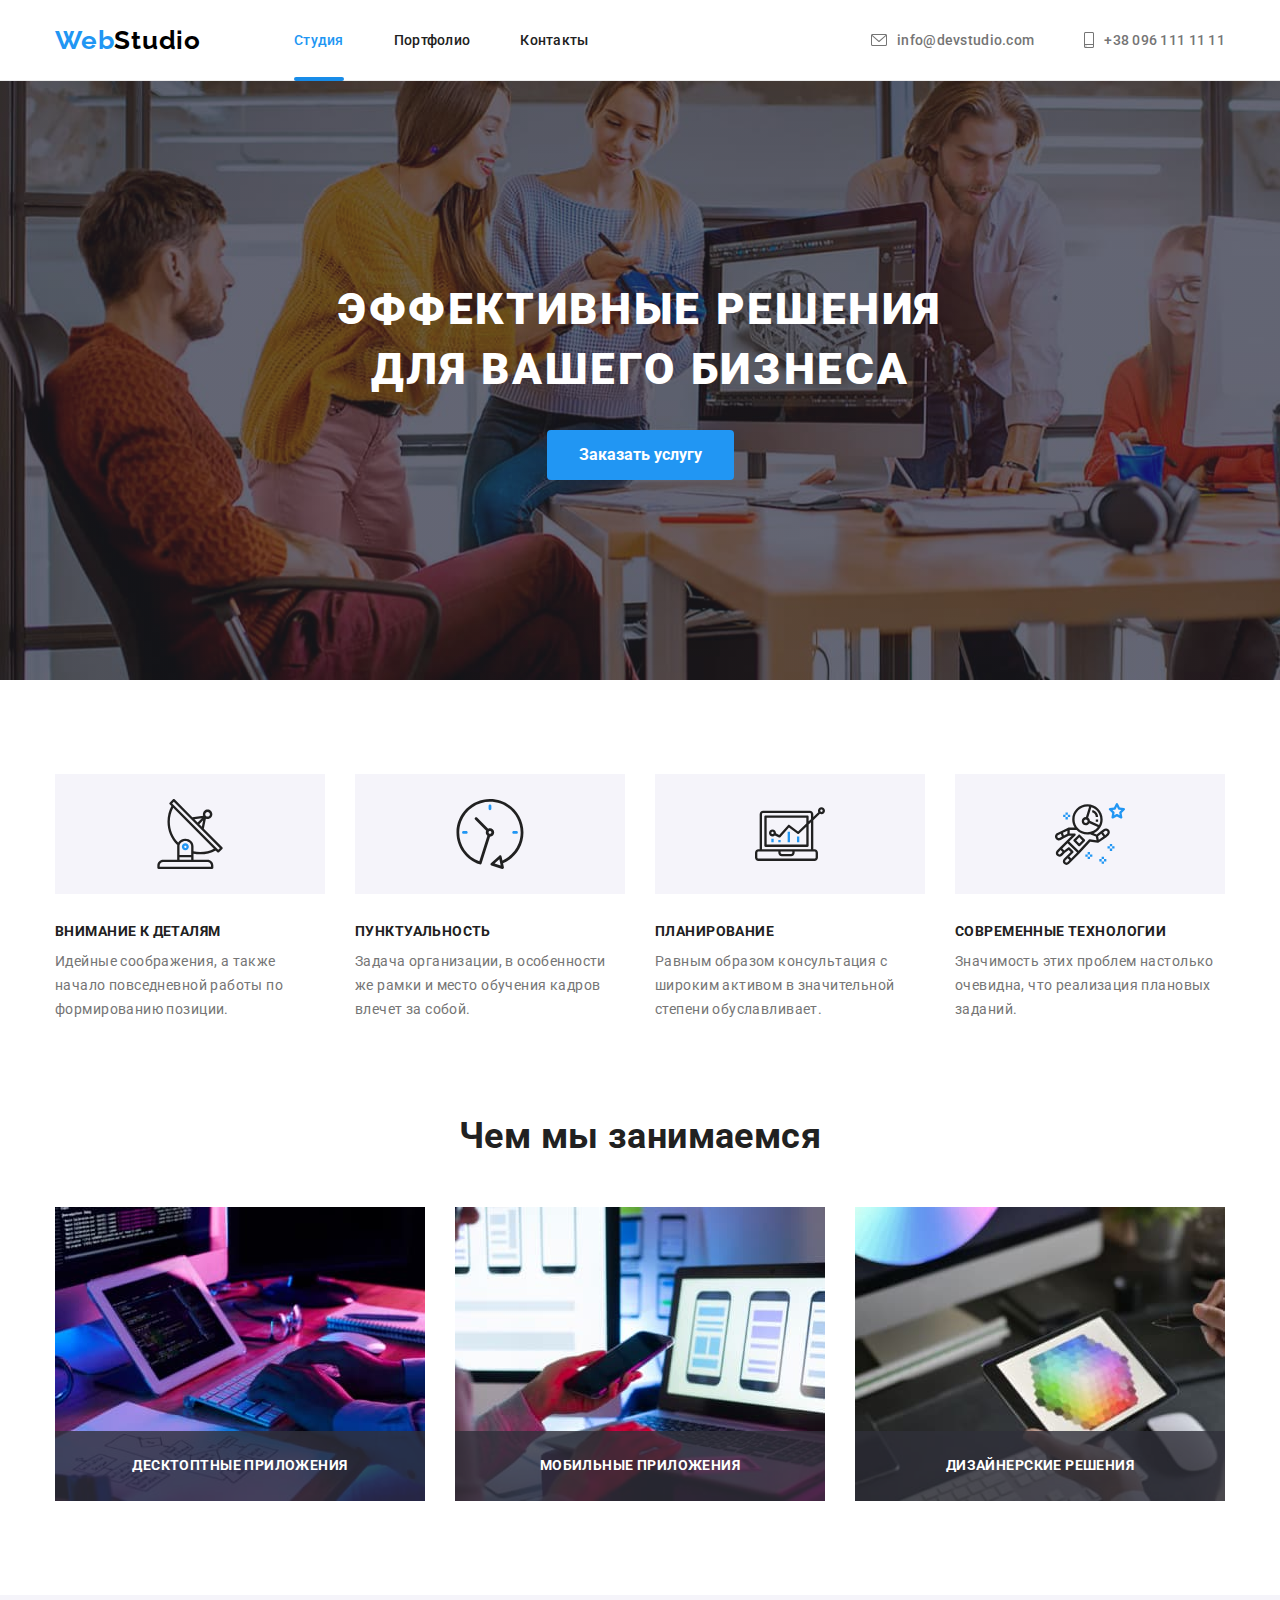
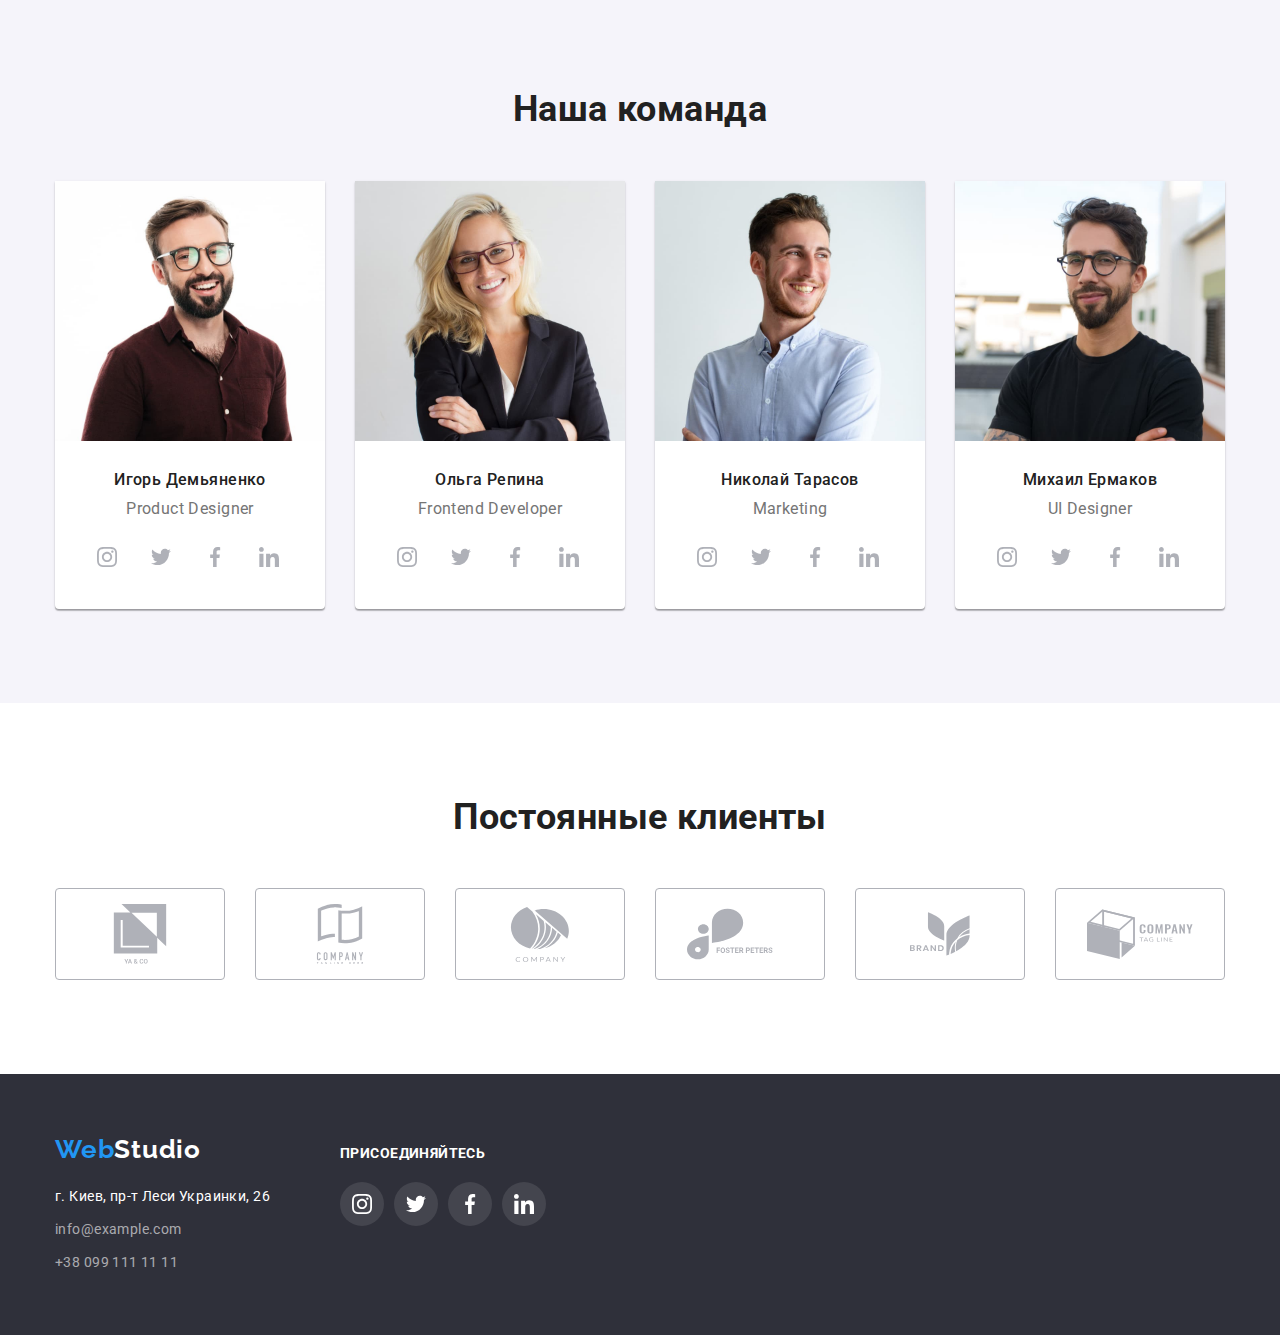
<file: index.html>
<!DOCTYPE html>
<html lang="ru">
  <head>
    <meta charset="UTF-8" />
    <meta http-equiv="X-UA-Compatible" content="IE=edge" />
    <meta name="viewport" content="width=device-width, initial-scale=1.0" />
    <title>Document</title>
    <link rel="preconnect" href="https://fonts.googleapis.com" />
    <link rel="preconnect" href="https://fonts.gstatic.com" crossorigin />
    <link
      href="https://fonts.googleapis.com/css2?family=Raleway:wght@700&family=Roboto:wght@400;500;700;900&display=swap"
      rel="stylesheet"
    />
    <link
      rel="stylesheet"
      href="https://cdnjs.cloudflare.com/ajax/libs/modern-normalize/1.1.0/modern-normalize.min.css"
    />
    <link rel="stylesheet" href="./css/styles.css" />
  </head>
  <body>
    <!-- Header -->
    <header class="header">
      <div class="container header-container">
        <a class="link logo" href="./index.html">Web<span class="logo-black">Studio</span></a>
        <nav class="nav">
          <ul class="list">
            <li class="nav-item">
              <a class="link header-link current" href="./index.html">Студия</a>
            </li>
            <li class="nav-item">
              <a class="link header-link" href="./portfolio.html">Портфолио</a>
            </li>
            <li class="nav-item">
              <a class="link header-link" href="">Контакты</a>
            </li>
          </ul>
        </nav>
        <ul class="auth list">
          <li class="auth-item">
            <a class="link header-link" href="mailto:info@devstudio.com">
              <svg class="icon mail">
                <use href="./images/icons.svg#icon-mail"></use>
              </svg>
              info@devstudio.com</a
            >
          </li>
          <li class="auth-item">
            <a class="link header-link" href="tel:+380961111111">
              <svg class="icon phone">
                <use href="./images/icons.svg#icon-phone"></use>
              </svg>
              +38 096 111 11 11</a
            >
          </li>
        </ul>
      </div>
    </header>

    <!-- Main -->
    <main>

      <!-- Hero -->
      
      <section class="hero">
        <div class="container">
          <h1 class="hero-title">Эффективные решения для вашего бизнеса</h1>
          <button class="hero-button" type="button" data-modal-open>Заказать услугу</button>
        </div>
      </section>

      <!-- About us -->
      <section class="section about">
        <h2 class="visually-hidden">Особенности</h2>
        <div class="container">
          <ul class="list card-set">
            <li class="about-item card-item">
              <div class="about-icon">
                <svg class="icon">
                  <use href="./images/icons.svg#icon-antenna"></use>
                </svg>
              </div>
              <h3 class="title">Внимание к деталям</h3>
              <p>
                Идейные соображения, а также начало повседневной работы по формированию позиции.
              </p>
            </li>
            <li class="about-item card-item">
              <div class="about-icon">
                <svg class="icon">
                  <use href="./images/icons.svg#icon-clock"></use>
                </svg>
              </div>
              <h3 class="title">Пунктуальность</h3>
              <p>
                Задача организации, в особенности же рамки и место обучения кадров влечет за собой.
              </p>
            </li>

            <li class="about-item card-item">
              <div class="about-icon">
                <svg class="icon">
                  <use href="./images/icons.svg#icon-diagram"></use>
                </svg>
              </div>
              <h3 class="title">Планирование</h3>
              <p>
                Равным образом консультация с широким активом в значительной степени обуславливает.
              </p>
            </li>
            <li class="about-item card-item">
              <div class="about-icon">
                <svg class="icon">
                  <use href="./images/icons.svg#icon-astronaut"></use>
                </svg>
              </div>
              <h3 class="title">Современные технологии</h3>
              <p>Значимость этих проблем настолько очевидна, что реализация плановых заданий.</p>
            </li>
          </ul>
        </div>
      </section>

      <!-- Works -->
      <section class="section work">
        <div class="container">
          <h2 class="section-title">Чем мы занимаемся</h2>
          <ul class="list card-set">
            <li class="work-item card-item">
              <img src="./images/box1.jpg" width="370" height="294" alt="Разработка" />
              <div class="work-variant">
                <p class="variant-title">ДЕСКТОПТНЫЕ ПРИЛОЖЕНИЯ</p>
              </div>
            </li>
            <li class="work-item card-item">
              <img src="./images/box2.jpg" width="370" height="294" alt="Поддержка" />
              <div class="work-variant">
                <p class="variant-title">МОБИЛЬНЫЕ ПРИЛОЖЕНИЯ </p>
              </div>
            </li>
            <li class="work-item card-item">
              <img src="./images/box3.jpg" width="370" height="294" alt="Дизайн" />
              <div class="work-variant">
                <p class="variant-title">ДИЗАЙНЕРСКИЕ РЕШЕНИЯ </p>
              </div>
            </li>
          </ul>
        </div>
      </section>

      <!-- Team -->
      <section class="section team">
        <div class="container">
          <h2 class="section-title">Наша команда</h2>
          <ul class="list card-set">
            <li class="team-item card-item">
              <img src="./images/team1.jpg" width="270" height="260" alt="Product Designer photo" />
              <div class="team-wrapper">
                <h3 class="title">Игорь Демьяненко</h3>
                <p class="position">Product Designer</p>
                <ul class="list social-list">
                  <li class="items-icon">
                    <a
                      class="icon-social"
                      href=""
                      target="_blank"
                      rel="noopener noreferrer nofollow"
                    >
                      <svg class="icon">
                        <use href="./images/icons.svg#icon-instagram"></use>
                      </svg>
                    </a>
                  </li>
                  <li class="items-icon">
                    <a
                      class="icon-social"
                      href=""
                      target="_blank"
                      rel="noopener noreferrer nofollow"
                    >
                      <svg class="icon">
                        <use href="./images/icons.svg#icon-twitter"></use>
                      </svg>
                    </a>
                  </li>
                  <li class="items-icon">
                    <a
                      class="icon-social"
                      href=""
                      target="_blank"
                      rel="noopener noreferrer nofollow"
                    >
                      <svg class="icon">
                        <use href="./images/icons.svg#icon-facebook"></use>
                      </svg>
                    </a>
                  </li>
                  <li class="items-icon">
                    <a
                      class="icon-social"
                      href=""
                      target="_blank"
                      rel="noopener noreferrer nofollow"
                    >
                      <svg class="icon">
                        <use href="./images/icons.svg#icon-linkedin"></use>
                      </svg>
                    </a>
                  </li>
                </ul>
              </div>
            </li>
            <li class="team-item card-item">
              <img
                src="./images/team2.jpg"
                width="270"
                height="260"
                alt="Frontend Developer photo"
              />
              <div class="team-wrapper">
                <h3 class="title">Ольга Репина</h3>
                <p class="position">Frontend Developer</p>
                <ul class="list social-list">
                  <li class="items-icon">
                    <a
                      class="icon-social"
                      href=""
                      target="_blank"
                      rel="noopener noreferrer nofollow"
                    >
                      <svg class="icon">
                        <use href="./images/icons.svg#icon-instagram"></use>
                      </svg>
                    </a>
                  </li>
                  <li class="items-icon">
                    <a
                      class="icon-social"
                      href=""
                      target="_blank"
                      rel="noopener noreferrer nofollow"
                    >
                      <svg class="icon">
                        <use href="./images/icons.svg#icon-twitter"></use>
                      </svg>
                    </a>
                  </li>
                  <li class="items-icon">
                    <a
                      class="icon-social"
                      href=""
                      target="_blank"
                      rel="noopener noreferrer nofollow"
                    >
                      <svg class="icon">
                        <use href="./images/icons.svg#icon-facebook"></use>
                      </svg>
                    </a>
                  </li>
                  <li class="items-icon">
                    <a
                      class="icon-social"
                      href=""
                      target="_blank"
                      rel="noopener noreferrer nofollow"
                    >
                      <svg class="icon">
                        <use href="./images/icons.svg#icon-linkedin"></use>
                      </svg>
                    </a>
                  </li>
                </ul>
              </div>
            </li>
            <li class="team-item card-item">
              <img src="./images/team3.jpg" width="270" height="260" alt="Marketing photo" />
              <div class="team-wrapper">
                <h3 class="title">Николай Тарасов</h3>
                <p class="position">Marketing</p>
                <ul class="list social-list">
                  <li class="items-icon">
                    <a
                      class="icon-social"
                      href=""
                      target="_blank"
                      rel="noopener noreferrer nofollow"
                    >
                      <svg class="icon">
                        <use href="./images/icons.svg#icon-instagram"></use>
                      </svg>
                    </a>
                  </li>
                  <li class="items-icon">
                    <a
                      class="icon-social"
                      href=""
                      target="_blank"
                      rel="noopener noreferrer nofollow"
                    >
                      <svg class="icon">
                        <use href="./images/icons.svg#icon-twitter"></use>
                      </svg>
                    </a>
                  </li>
                  <li class="items-icon">
                    <a
                      class="icon-social"
                      href=""
                      target="_blank"
                      rel="noopener noreferrer nofollow"
                    >
                      <svg class="icon">
                        <use href="./images/icons.svg#icon-facebook"></use>
                      </svg>
                    </a>
                  </li>
                  <li class="items-icon">
                    <a
                      class="icon-social"
                      href=""
                      target="_blank"
                      rel="noopener noreferrer nofollow"
                    >
                      <svg class="icon">
                        <use href="./images/icons.svg#icon-linkedin"></use>
                      </svg>
                    </a>
                  </li>
                </ul>
              </div>
            </li>
            <li class="team-item card-item">
              <img src="./images/team4.jpg" width="270" height="260" alt="UI Designer photo" />
              <div class="team-wrapper">
                <h3 class="title">Михаил Ермаков</h3>
                <p class="position">UI Designer</p>
                <ul class="list social-list">
                  <li class="items-icon">
                    <a
                      class="icon-social"
                      href=""
                      target="_blank"
                      rel="noopener noreferrer nofollow"
                    >
                      <svg class="icon">
                        <use href="./images/icons.svg#icon-instagram"></use>
                      </svg>
                    </a>
                  </li>
                  <li class="items-icon">
                    <a
                      class="icon-social"
                      href=""
                      target="_blank"
                      rel="noopener noreferrer nofollow"
                    >
                      <svg class="icon">
                        <use href="./images/icons.svg#icon-twitter"></use>
                      </svg>
                    </a>
                  </li>
                  <li class="items-icon">
                    <a
                      class="icon-social"
                      href=""
                      target="_blank"
                      rel="noopener noreferrer nofollow"
                    >
                      <svg class="icon">
                        <use href="./images/icons.svg#icon-facebook"></use>
                      </svg>
                    </a>
                  </li>
                  <li class="items-icon">
                    <a
                      class="icon-social"
                      href=""
                      target="_blank"
                      rel="noopener noreferrer nofollow"
                    >
                      <svg class="icon">
                        <use href="./images/icons.svg#icon-linkedin"></use>
                      </svg>
                    </a>
                  </li>
                </ul>
              </div>
            </li>
          </ul>
        </div>
      </section>

      <!-- Clients -->
      <section class="section clients">
        <div class="container">
          <h2 class="section-title">Постоянные клиенты</h2>
          <ul class="list card-set">
            <li class="clients-item card-item">
              <a
                class="link clients-link"
                href=""
                target="_blank"
                rel="noopener noreferrer nofollow"
              >
                <svg class="icon">
                  <use href="./images/icons.svg#icon-client1"></use>
                </svg>
              </a>
            </li>
            <li class="clients-item card-item">
              <a
                class="link clients-link"
                href=""
                target="_blank"
                rel="noopener noreferrer nofollow"
              >
                <svg class="icon">
                  <use href="./images/icons.svg#icon-client2"></use>
                </svg>
              </a>
            </li>
            <li class="clients-item card-item">
              <a
                class="link clients-link"
                href=""
                target="_blank"
                rel="noopener noreferrer nofollow"
              >
                <svg class="icon">
                  <use href="./images/icons.svg#icon-client3"></use>
                </svg>
              </a>
            </li>
            <li class="clients-item card-item">
              <a
                class="link clients-link"
                href=""
                target="_blank"
                rel="noopener noreferrer nofollow"
              >
                <svg class="icon">
                  <use href="./images/icons.svg#icon-client4"></use>
                </svg>
              </a>
            </li>
            <li class="clients-item card-item">
              <a
                class="link clients-link"
                href=""
                target="_blank"
                rel="noopener noreferrer nofollow"
              >
                <svg class="icon">
                  <use href="./images/icons.svg#icon-client5"></use>
                </svg>
              </a>
            </li>
            <li class="clients-item card-item">
              <a
                class="link clients-link"
                href=""
                target="_blank"
                rel="noopener noreferrer nofollow"
              >
                <svg class="icon">
                  <use href="./images/icons.svg#icon-client6"></use>
                </svg>
              </a>
            </li>
          </ul>
        </div>
      </section>
    </main>

    <!-- Footer -->
    
    <footer class="footer">
      <div class="container">
        <div class="footer-item">
          <a class="link logo" href="./index.html">Web<span class="logo-white">Studio</span></a>
          <address class="address">
            <ul class="list">
              <li class="address-item">
                <a
                  class="link info"
                  href="https://goo.gl/maps/AMvUKNJv9h5WxEZ98"
                  target="_blank"
                  rel="noopener noreferrer nofollow"
                  >г. Киев, пр-т Леси Украинки, 26</a
                >
              </li>
              <li class="address-item">
                <a class="link info" href="mailto:info@example.com">info@example.com</a>
              </li>
              <li class="address-item">
                <a class="link info" href="tel:+380991111111">+38 099 111 11 11</a>
              </li>
            </ul>
          </address>
        </div>
        <div class="footer-item">
          <h2 class="social-title">присоединяйтесь</h2>
          <ul class="list social-list">
            <li class="items-icon">
              <a class="icon-social" href="" target="_blank" rel="noopener noreferrer nofollow">
                <svg class="icon">
                  <use href="./images/icons.svg#icon-instagram"></use>
                </svg>
              </a>
            </li>
            <li class="items-icon">
              <a class="icon-social" href="" target="_blank" rel="noopener noreferrer nofollow">
                <svg class="icon">
                  <use href="./images/icons.svg#icon-twitter"></use>
                </svg>
              </a>
            </li>
            <li class="items-icon">
              <a class="icon-social" href="" target="_blank" rel="noopener noreferrer nofollow">
                <svg class="icon">
                  <use href="./images/icons.svg#icon-facebook"></use>
                </svg>
              </a>
            </li>
            <li class="items-icon">
              <a class="icon-social" href="" target="_blank" rel="noopener noreferrer nofollow">
                <svg class="icon">
                  <use href="./images/icons.svg#icon-linkedin"></use>
                </svg>
              </a>
            </li>
          </ul>
        </div>
      </div>
    </footer>

    <div class="backdrop is-hidden" data-modal>
      <div class="modal">
        <button class="button" data-modal-close>
          <svg class="exit">
            <use href="./images/icons.svg#icon-exit"></use>
          </svg>
        </button>
      </div>
    </div>

    <script src="./js/modal.js"></script>
    <script>
      const { height: pageHeaderHeight } = document
        .querySelector('.header .container')
        .getBoundingClientRect();

      document.body.style.paddingTop = `${pageHeaderHeight}px`;
    </script>
    <script>
      (() => {
        document.querySelector('.js-speaker-form').addEventListener('submit', e => {
          e.preventDefault();

          new FormData(e.currentTarget).forEach((value, name) => console.log(`${name}: ${value}`));
        });
      })();
    </script>
  </body>
</html>
</file>
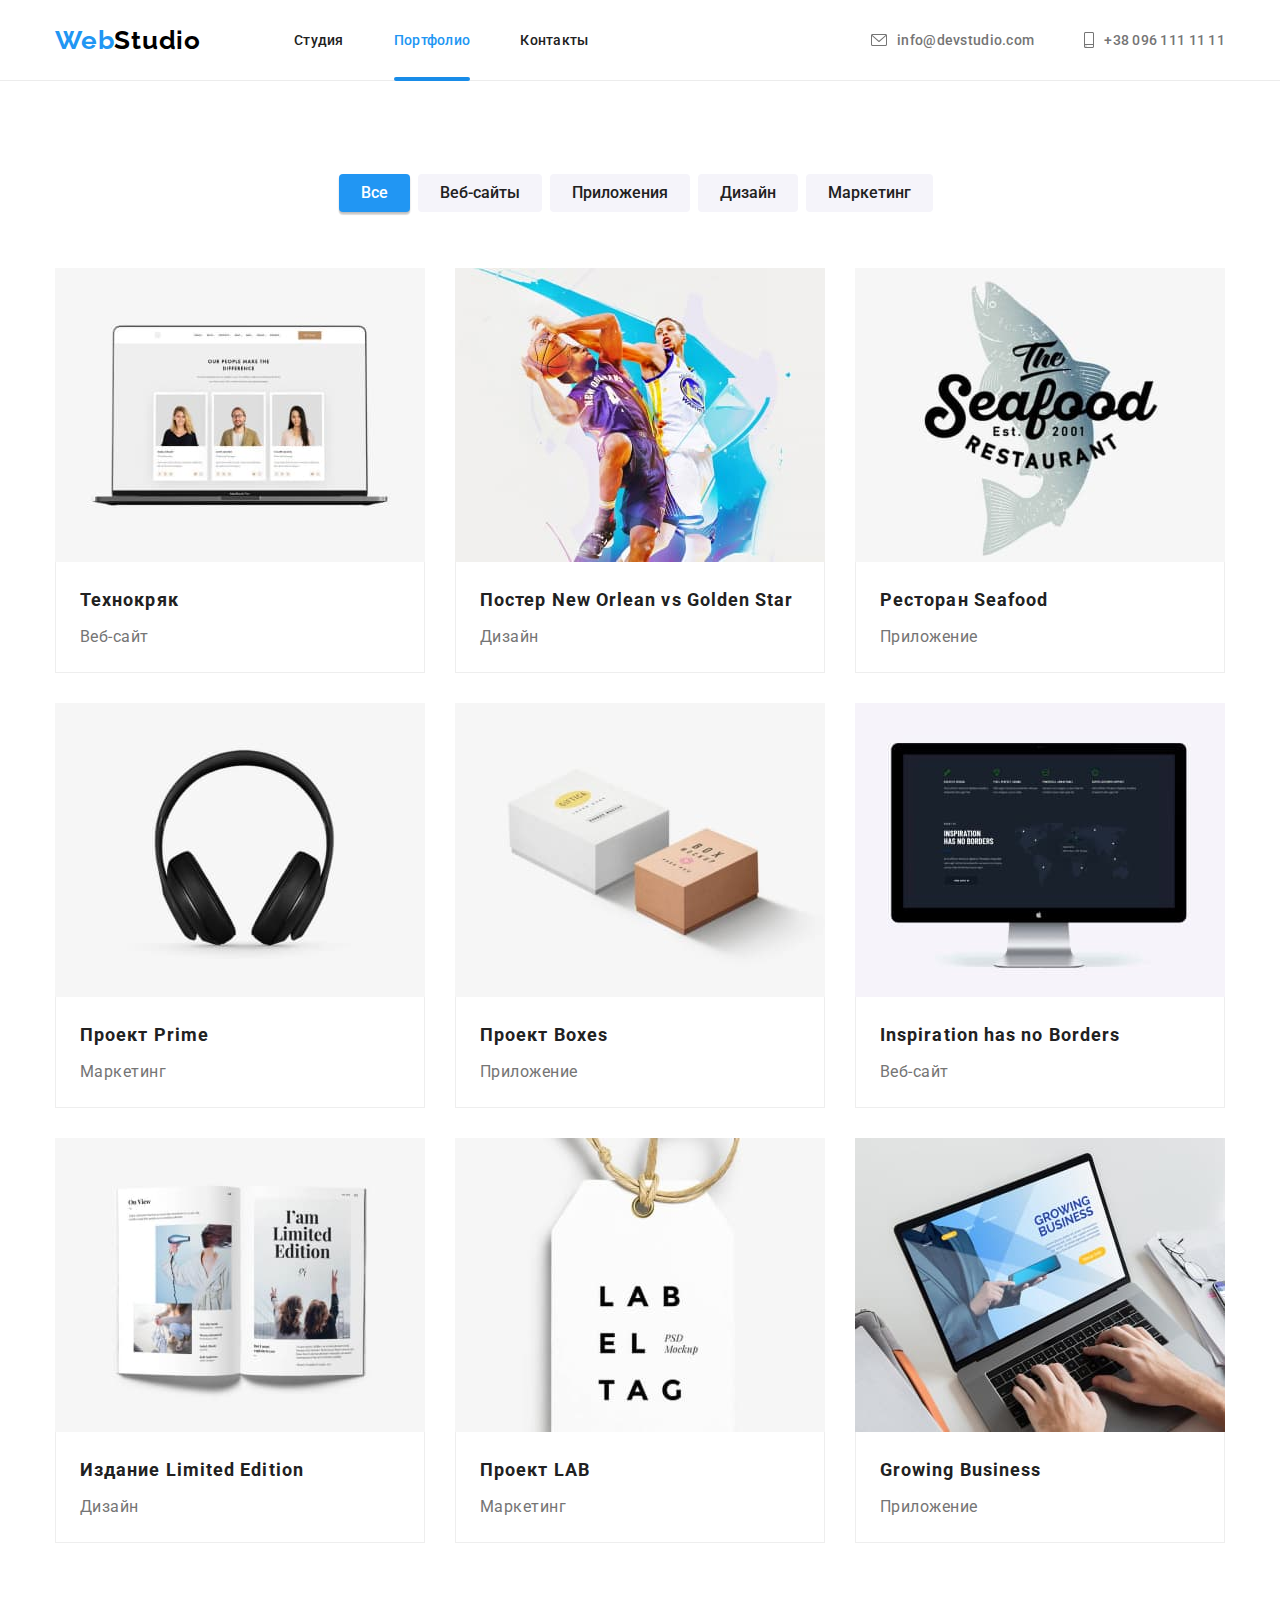
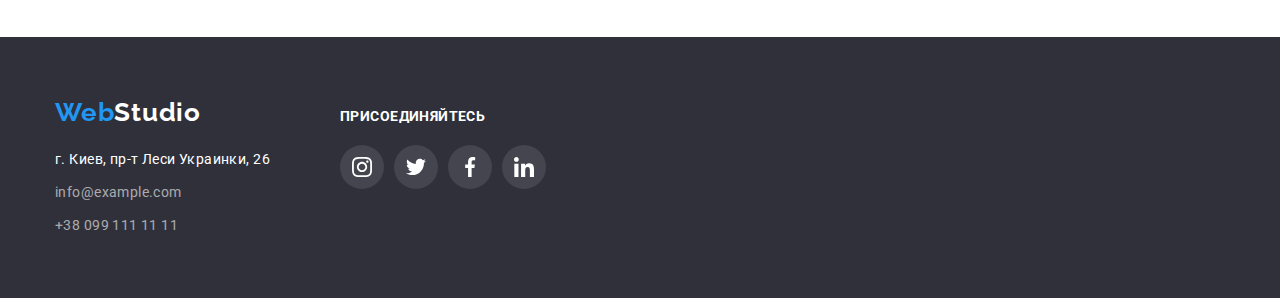
<file: portfolio.html>
<!DOCTYPE html>
<html lang="ru">
  <head>
    <meta charset="UTF-8" />
    <meta http-equiv="X-UA-Compatible" content="IE=edge" />
    <meta name="viewport" content="width=device-width, initial-scale=1.0" />
    <title>Document</title>
    <link rel="preconnect" href="https://fonts.googleapis.com" />
    <link rel="preconnect" href="https://fonts.gstatic.com" crossorigin />
    <link
      href="https://fonts.googleapis.com/css2?family=Raleway:wght@700&family=Roboto:wght@400;500;700;900&display=swap"
      rel="stylesheet"
    />
    <link
      rel="stylesheet"
      href="https://cdnjs.cloudflare.com/ajax/libs/modern-normalize/1.1.0/modern-normalize.min.css"
    />
    <link rel="stylesheet" href="./css/styles.css" />
  </head>
  <body>
    <!-- Header -->
    <header class="header">
      <div class="container header-container">
        <a class="link logo" href="./index.html">Web<span class="logo-black">Studio</span></a>
        <nav class="nav">
          <ul class="list">
            <li class="nav-item">
              <a class="link header-link" href="./index.html">Студия</a>
            </li>
            <li class="nav-item">
              <a class="link header-link current" href="./portfolio.html">Портфолио</a>
            </li>
            <li class="nav-item">
              <a class="link header-link" href="">Контакты</a>
            </li>
          </ul>
        </nav>
        <ul class="auth list">
          <li class="auth-item">
            <a class="link header-link" href="mailto:info@devstudio.com">
              <svg class="icon mail">
                <use href="./images/icons.svg#icon-mail"></use>
              </svg>
              info@devstudio.com</a
            >
          </li>
          <li class="auth-item">
            <a class="link header-link" href="tel:+380961111111">
              <svg class="icon phone">
                <use href="./images/icons.svg#icon-phone"></use>
              </svg>
              +38 096 111 11 11</a
            >
          </li>
        </ul>
      </div>
    </header>

    <!-- Main -->
    
    <main>
      <h1 class="visually-hidden">Наше Портфолио</h1>
      <!-- Button -->

      <section class="section">
        <div class="container filter">
          <ul class="list filter-list">
            <li class="filter-items">
              <button class="filter-button active-filter">Все</button>
            </li>
            <li class="filter-items">
              <button class="filter-button">Веб-сайты</button>
            </li>
            <li class="filter-items">
              <button class="filter-button">Приложения</button>
            </li>
            <li class="filter-items">
              <button class="filter-button">Дизайн</button>
            </li>
            <li class="filter-items">
              <button class="filter-button">Маркетинг</button>
            </li>
          </ul>
        </div>

        <!-- Catalog -->
        <div class="container">
          <h2 class="visually-hidden">Варианты наших работ</h2>
          <ul class="list catalog card-set">
            <li class="catalog-item card-item">
              <a class="catalog-link" href="" target="_blank" rel="noopener noreferrer nofollow">
                <div class="catalog-img">
                  <img src="./images/option1.jpg" width="370" height="294" alt="Технокряк" />
                  <p class="description-text">
                    Ресурс предлагает комплексные предложения с разным уровнем функционала и
                    сервисов. Все это позволит посетителю получить исчерпывающие сведения о компании
                    или частном лице.
                  </p>
                </div>
                <div class="about-variant">
                  <h3 class="title">Технокряк</h3>
                  <p class="position">Веб-сайт</p>
                </div>
              </a>
            </li>
            <li class="catalog-item card-item">
              <a class="catalog-link" href="" target="_blank" rel="noopener noreferrer nofollow">
                <div class="catalog-img">
                  <img src="./images/option2.jpg" width="370" height="294" alt="Постер NBA" />
                  <p class="description-text">
                    Ресурс предлагает комплексные предложения с разным уровнем функционала и
                    сервисов. Все это позволит посетителю получить исчерпывающие сведения о компании
                    или частном лице.
                  </p>
                </div>
                <div class="about-variant">
                  <h3 class="title">Постер New Orlean vs Golden Star</h3>
                  <p class="position">Дизайн</p>
                </div>
              </a>
            </li>
            <li class="catalog-item card-item">
              <a class="catalog-link" href="" target="_blank" rel="noopener noreferrer nofollow">
                <div class="catalog-img">
                  <img src="./images/option3.jpg" width="370" height="294" alt="Ресторан Seafood" />
                  <p class="description-text">
                    Ресурс предлагает комплексные предложения с разным уровнем функционала и
                    сервисов. Все это позволит посетителю получить исчерпывающие сведения о компании
                    или частном лице.
                  </p>
                </div>
                <div class="about-variant">
                  <h3 class="title">Ресторан Seafood</h3>
                  <p class="position">Приложение</p>
                </div>
              </a>
            </li>
            <li class="catalog-item card-item">
              <a class="catalog-link" href="" target="_blank" rel="noopener noreferrer nofollow">
                <div class="catalog-img">
                  <img src="./images/option4.jpg" width="370" height="294" alt="Проект Prime" />
                  <p class="description-text">
                    Ресурс предлагает комплексные предложения с разным уровнем функционала и
                    сервисов. Все это позволит посетителю получить исчерпывающие сведения о компании
                    или частном лице.
                  </p>
                </div>
                <div class="about-variant">
                  <h3 class="title">Проект Prime</h3>
                  <p class="position">Маркетинг</p>
                </div>
              </a>
            </li>
            <li class="catalog-item card-item">
              <a class="catalog-link" href="" target="_blank" rel="noopener noreferrer nofollow">
                <div class="catalog-img">
                  <img src="./images/option5.jpg" width="370" height="294" alt="Проект Boxes" />
                  <p class="description-text">
                    Ресурс предлагает комплексные предложения с разным уровнем функционала и
                    сервисов. Все это позволит посетителю получить исчерпывающие сведения о компании
                    или частном лице.
                  </p>
                </div>
                <div class="about-variant">
                  <h3 class="title">Проект Boxes</h3>
                  <p class="position">Приложение</p>
                </div>
              </a>
            </li>
            <li class="catalog-item card-item">
              <a class="catalog-link" href="" target="_blank" rel="noopener noreferrer nofollow">
                <div class="catalog-img">
                  <img
                    src="./images/option6.jpg"
                    width="370"
                    height="294"
                    alt="Inspiration has no Borders"
                  />
                  <p class="description-text">
                    Ресурс предлагает комплексные предложения с разным уровнем функционала и
                    сервисов. Все это позволит посетителю получить исчерпывающие сведения о компании
                    или частном лице.
                  </p>
                </div>
                <div class="about-variant">
                  <h3 class="title">Inspiration has no Borders</h3>
                  <p class="position">Веб-сайт</p>
                </div>
              </a>
            </li>
            <li class="catalog-item card-item">
              <a class="catalog-link" href="" target="_blank" rel="noopener noreferrer nofollow">
                <div class="catalog-img">
                  <img
                    src="./images/option7.jpg"
                    width="370"
                    height="294"
                    alt="Издание Limited Edition"
                  />
                  <p class="description-text">
                    Ресурс предлагает комплексные предложения с разным уровнем функционала и
                    сервисов. Все это позволит посетителю получить исчерпывающие сведения о компании
                    или частном лице.
                  </p>
                </div>
                <div class="about-variant">
                  <h3 class="title">Издание Limited Edition</h3>
                  <p class="position">Дизайн</p>
                </div>
              </a>
            </li>
            <li class="catalog-item card-item">
              <a class="catalog-link" href="" target="_blank" rel="noopener noreferrer nofollow">
                <div class="catalog-img">
                  <img src="./images/option8.jpg" width="370" height="294" alt="Проект LAB" />
                  <p class="description-text">
                    Ресурс предлагает комплексные предложения с разным уровнем функционала и
                    сервисов. Все это позволит посетителю получить исчерпывающие сведения о компании
                    или частном лице.
                  </p>
                </div>
                <div class="about-variant">
                  <h3 class="title">Проект LAB</h3>
                  <p class="position">Маркетинг</p>
                </div>
              </a>
            </li>
            <li class="catalog-item card-item">
              <a class="catalog-link" href="" target="_blank" rel="noopener noreferrer nofollow">
                <div class="catalog-img">
                  <img src="./images/option9.jpg" width="370" height="294" alt="Growing Business" />
                  <p class="description-text">
                    Ресурс предлагает комплексные предложения с разным уровнем функционала и
                    сервисов. Все это позволит посетителю получить исчерпывающие сведения о компании
                    или частном лице.
                  </p>
                </div>
                <div class="about-variant">
                  <h3 class="title">Growing Business</h3>
                  <p class="position">Приложение</p>
                </div>
              </a>
            </li>
          </ul>
        </div>
      </section>
    </main>
    <!-- Footer -->
    
    <footer class="footer">
      <div class="container">
        <div class="footer-item">
          <a class="link logo" href="./index.html">Web<span class="logo-white">Studio</span></a>
          <address class="address">
            <ul class="list">
              <li class="address-item">
                <a
                  class="link info"
                  href="https://goo.gl/maps/AMvUKNJv9h5WxEZ98"
                  target="_blank"
                  rel="noopener noreferrer nofollow"
                  >г. Киев, пр-т Леси Украинки, 26</a
                >
              </li>
              <li class="address-item">
                <a class="link info" href="mailto:info@example.com">info@example.com</a>
              </li>
              <li class="address-item">
                <a class="link info" href="tel:+380991111111">+38 099 111 11 11</a>
              </li>
            </ul>
          </address>
        </div>
        <div class="footer-item">
          <h2 class="social-title">присоединяйтесь</h2>
          <ul class="list social-list">
            <li class="items-icon">
              <a class="icon-social" href="" target="_blank" rel="noopener noreferrer nofollow">
                <svg class="icon">
                  <use href="./images/icons.svg#icon-instagram"></use>
                </svg>
              </a>
            </li>
            <li class="items-icon">
              <a class="icon-social" href="" target="_blank" rel="noopener noreferrer nofollow">
                <svg class="icon">
                  <use href="./images/icons.svg#icon-twitter"></use>
                </svg>
              </a>
            </li>
            <li class="items-icon">
              <a class="icon-social" href="" target="_blank" rel="noopener noreferrer nofollow">
                <svg class="icon">
                  <use href="./images/icons.svg#icon-facebook"></use>
                </svg>
              </a>
            </li>
            <li class="items-icon">
              <a class="icon-social" href="" target="_blank" rel="noopener noreferrer nofollow">
                <svg class="icon">
                  <use href="./images/icons.svg#icon-linkedin"></use>
                </svg>
              </a>
            </li>
          </ul>
        </div>
      </div>
    </footer>
    <script>
      const { height: pageHeaderHeight } = document
        .querySelector('.header .container')
        .getBoundingClientRect();

      document.body.style.paddingTop = `${pageHeaderHeight}px`;
    </script>
    <script>
      (() => {
        document.querySelector('.js-speaker-form').addEventListener('submit', e => {
          e.preventDefault();

          new FormData(e.currentTarget).forEach((value, name) => console.log(`${name}: ${value}`));
        });
      })();
    </script>
  </body>
</html>
</file>
<file: css/styles.css>
.visually-hidden {
  position: absolute;
  width: 1px;
  height: 1px;
  margin: -1px;
  border: 0;
  padding: 0;
  clip: rect(0 0 0 0);
  overflow: hidden;
}
:root {
  --primary-text-color: #757575;
  --secondary-text-color: #212121;
  --third-color-text: #ffffff;
  --primary-bg-color: #ffffff;
  --secondary-bg-color: #2f303a;
  --third-bg-color: #f5f4fa;
  --accent-text-color: #2196f3;
  --accent-bg-color: #188ce8;
  --border-color: #ececec;
  --border-color-second: #eeeeee;
  --color-black: #000000;
  --icon-color: #afb1b8;
  --icon-bg-color: rgba(255, 255, 255, 0.1);
}
h1,
h2,
h3,
h4,
h5,
h6,
p,
ul {
  margin: 0;
  padding: 0;
}
body {
  font-family: 'Roboto', sans-serif;
  font-style: normal;
  font-weight: 400;
  font-size: 14px;
  line-height: 1.71;
  letter-spacing: 0.03em;

  color: var(--primary-text-color);
}
img {
  display: block;
  max-width: 100%;
  height: auto;
}
.current {
  display: flex;
  position: relative;
  color: var(--accent-text-color);
}
.current::after {
  position: absolute;
  content: '';

  bottom: -1px;

  width: 100%;
  height: 4px;
  border-radius: 2px;

  background-color: var(--accent-bg-color);
}
.link {
  text-decoration: none;
  color: inherit;
}
.list {
  list-style: none;
}
.section {
  padding-top: 94px;
  padding-bottom: 94px;
}
.section-title {
  text-align: center;
  font-weight: 700;
  font-size: 36px;
  line-height: 1.16;
  margin-bottom: 50px;
  color: var(--secondary-text-color);
}
.container {
  width: 1200px;
  padding-left: 15px;
  padding-right: 15px;
  margin-left: auto;
  margin-right: auto;
}
.hero-container,
.team-container {
  width: 1600px;
  padding-left: 15px;
  padding-right: 15px;
  margin-left: auto;
  margin-right: auto;
}
.card-set {
  display: flex;
  flex-wrap: wrap;
  margin-left: -30px;
  margin-top: -30px;
}
.card-item {
  margin-top: 30px;
  margin-left: 30px;
}

/* Header */
.header {
  border-bottom: 1px solid var(--border-color);
  position: fixed;
  width: 100%;
  z-index: 1;
  top: 0;
  left: 50%;
  transform: translate(-50%);

  background-color: var(--primary-bg-color);
}
.header-container {
  display: flex;
  align-items: center;
}
/* Logo */
.header .logo {
  margin-right: 93px;
}
.logo {
  font-family: 'Raleway', sans-serif;
  font-style: normal;
  font-weight: 700;
  font-size: 26px;
  line-height: 1.19;
  letter-spacing: 0.03em;

  color: var(--accent-text-color);
}
.logo-black {
  color: var(--color-black);
}
.logo-white {
  color: var(--third-color-text);
}
.header-link {
  display: flex;
  align-items: center;
  font-weight: 500;
  font-size: 14px;
  line-height: 16px;
  letter-spacing: 0.02em;
  padding-top: 32px;
  padding-bottom: 32px;
  fill: var(--primary-text-color);
  transition: fill 250ms cubic-bezier(0.4, 0, 0.2, 1), color 250ms cubic-bezier(0.4, 0, 0.2, 1);
}
.header-link:hover,
.header-link:focus,
.current {
  color: var(--accent-text-color);
  fill: var(--accent-text-color);
}
.nav-item:not(:last-child) {
  margin-right: 50px;
}
.nav {
  color: var(--secondary-text-color);
}
.nav .list {
  display: flex;
  align-items: center;
}
.header .auth.list {
  display: flex;
  align-items: center;
  margin-left: auto;
}
.auth-item + .auth-item {
  margin-left: 50px;
}
.auth-item .icon.mail {
  width: 16px;
  height: 12px;
}
.auth-item .icon.phone {
  width: 10px;
  height: 16px;
}
.auth-item .icon {
  margin-right: 10px;
}
/* Main */

/* Hero */
.hero {
  padding-top: 200px;
  padding-bottom: 200px;
  text-align: center;

  background-color: var(--secondary-bg-color);
  background-image: linear-gradient(to right, rgba(47, 48, 58, 0.4), rgba(47, 48, 58, 0.4)),
    url(../images/img.jpg);
}
.hero-title {
  width: 696px;
  margin-left: auto;
  margin-right: auto;
  font-weight: 900;
  font-size: 44px;
  line-height: 1.36;
  text-transform: uppercase;
  letter-spacing: 0.06em;
  margin-bottom: 30px;

  color: var(--third-color-text);
}

.hero-button {
  font-family: 'Roboto';
  font-style: normal;
  justify-content: center;
  align-items: center;
  padding: 10px 32px;
  cursor: pointer;

  font-weight: 700;
  font-size: 16px;
  line-height: 1.88;

  background-color: var(--accent-text-color);
  color: var(--third-color-text);
  border: none;
  border-radius: 4px;

  transition: background-color 250ms cubic-bezier(0.17, 0.67, 0.83, 0.67);
}
.hero-button:hover,
.hero-button:focus {
  background-color: var(--accent-bg-color);
}
/* About */
.section.about {
  padding-bottom: 0;
}
.about-icon {
  display: flex;
  justify-content: center;
  align-items: center;

  height: 120px;
  margin-bottom: 30px;

  background-color: var(--third-bg-color);
}
.about .icon {
  width: 70px;
  height: 70px;
}
.about-item {
  flex-basis: calc(100% / 4 - 30px);
}
.about .title {
  font-weight: 700;
  font-size: 14px;
  line-height: 1.14;
  text-transform: uppercase;

  margin-bottom: 10px;

  color: var(--secondary-text-color);
}

/* Work */

.work .list {
  display: flex;
}
.work .work-item {
  position: relative;
  flex-basis: calc(100% / 3 - 30px);
}
.work-variant {
  position: absolute;
  display: flex;
  align-items: center;
  justify-content: center;
  bottom: 0;
  left: 0;
  width: 100%;
  height: 70px;
  background-color: rgba(47, 48, 58, 0.8);
}
.variant-title {
  font-weight: 700;
  font-size: 14px;
  line-height: 1.14;
  color: var(--third-color-text);
}
/* Team */
.section.team {
  background-color: var(--third-bg-color);

  text-align: center;
}
.team .position {
  margin-bottom: 16px;
}
.team .position,
.team .title {
  font-size: 16px;
  line-height: 1.18;
}

.team .title {
  margin-bottom: 10px;
  font-weight: 500;

  color: var(--secondary-text-color);
}
.team .team-item {
  background: var(--primary-bg-color);

  box-shadow: 0px 1px 3px rgba(0, 0, 0, 0.12), 0px 1px 1px rgba(0, 0, 0, 0.14),
    0px 2px 1px rgba(0, 0, 0, 0.2);
  border-radius: 0px 0px 4px 4px;
}
.team .team-item {
  flex-basis: calc(100% / 4 - 30px);
}
.team-wrapper {
  padding: 30px;
}
.list.social-list {
  display: flex;
  align-items: center;
}
.items-icon:not(:last-child) {
  margin-right: 10px;
}
.icon-social {
  display: flex;
  justify-content: center;
  align-items: center;

  width: 44px;
  height: 44px;
  border-radius: 50%;

  fill: var(--icon-color);
  background-color: var(--icon-bg-color);

  transition: fill 250ms cubic-bezier(0.17, 0.67, 0.83, 0.67),
    background-color 250ms cubic-bezier(0.17, 0.67, 0.83, 0.67);
}
.team .icon {
  width: 20px;
  height: 20px;
}
.icon-social:hover,
.icon-social:focus {
  background-color: var(--accent-text-color);
  fill: var(--third-color-text);
}

/* Clinets */

.clients .list {
  justify-content: center;
}
.clients-item {
  flex-basis: calc(100% / 6 - 30px);
}
.clients-link {
  display: flex;
  justify-content: center;
  align-items: center;

  width: 100%;
  height: 92px;

  border: 1px solid var(--icon-color);

  border-radius: 4px;
  fill: var(--icon-color);

  transition: border-color 250ms cubic-bezier(0.17, 0.67, 0.83, 0.67),
    fill 250ms cubic-bezier(0.17, 0.67, 0.83, 0.67);
}

.clients-item .icon {
  width: 106px;
  height: 60px;
}
.clients-link:hover,
.clients-link:focus {
  fill: var(--accent-text-color);
  border-color: var(--accent-text-color);
}
/* Footer */
.footer {
  padding-top: 60px;
  padding-bottom: 60px;
  background-color: var(--secondary-bg-color);
}
.footer .container {
  display: flex;
  align-items: baseline;
}
.footer-item:not(:last-child){
  margin-right: 70px;
}
.address {
  font-style: inherit;
}
.address-item:not(:last-child) {
  margin-bottom: 9px;
}
.footer .logo {
  display: block;
  align-items: center;
  margin-bottom: 20px;
}
.footer .link[target='_blank'] {
  color: var(--third-color-text);
}
.footer .info {
  color: rgba(255, 255, 255, 0.6);
  transition: color 250ms cubic-bezier(0.17, 0.67, 0.83, 0.67);
}
.footer .info:hover,
.footer .info:focus {
  color: var(--accent-text-color);
}
.footer .link.map:hover,
.footer .link.map:focus {
  color: var(--accent-text-color);
}
.social-title {
  font-weight: 700;
  font-size: 14px;
  line-height: 1.14;
  text-transform: uppercase;

  margin-bottom: 20px;

  color: var(--third-color-text);
}
.footer .icon-social {
  fill: var(--third-color-text);
}
.footer .icon {
  width: 20px;
  height: 20px;
}

/* Portfolio */

.container.filter {
  margin-bottom: 56px;
}
.filter-list {
  display: flex;
  align-items: center;
  justify-content: center;
  margin-bottom: 50px;
}
.filter-items {
  display: block;
  align-items: center;
}
.filter-items:not(last-child) {
  margin-right: 8px;
}

.filter-button {
  font-family: 'Roboto';
  font-style: normal;
  border: none;
  padding-top: 6px;
  padding-right: 22px;
  padding-bottom: 6px;
  padding-left: 22px;

  font-weight: 500;
  font-size: 16px;
  line-height: 1.62;

  text-align: center;

  color: var(--secondary-text-color);
  background-color: var(--third-bg-color);

  border-radius: 4px;

  transition: color 250ms cubic-bezier(0.17, 0.67, 0.83, 0.67),
    background-color 250ms cubic-bezier(0.17, 0.67, 0.83, 0.67),
    box-shadow 250ms cubic-bezier(0.17, 0.67, 0.83, 0.67);
}

.filter-button:hover,
.filter-button:focus,
.active-filter {
  background-color: var(--accent-text-color);
  color: var(--third-color-text);

  box-shadow: 0px 3px 1px rgba(0, 0, 0, 0.1), 0px 1px 2px rgba(0, 0, 0, 0.08),
    0px 2px 2px rgba(0, 0, 0, 0.12);
}
.list.catalog {
  display: flex;
  flex-wrap: wrap;
}
.about-variant {
  padding: 20px 24px;

  border-bottom: 1px solid var(--border-color-second);
  border-left: 1px solid var(--border-color-second);
  border-right: 1px solid var(--border-color-second);
}
.catalog .title {
  margin-bottom: 4px;

  font-weight: 700;
  font-size: 18px;
  line-height: 2;
  letter-spacing: 0.06em;

  color: var(--secondary-text-color);
}
.catalog .position {
  font-size: 16px;
  line-height: 1.88;
  letter-spacing: 0.03em;
}
.catalog-link {
  display: block;
  text-decoration: none;
  color: inherit;
  transition: box-shadow 250ms cubic-bezier(0.17, 0.67, 0.83, 0.67);
}
.catalog-link:hover,
.catalog-link:focus {
  box-shadow: 0px 1px 1px rgba(0, 0, 0, 0.12), 0px 4px 4px rgba(0, 0, 0, 0.06),
    1px 4px 6px rgba(0, 0, 0, 0.16);
}
.catalog-img {
  position: relative;
  overflow: hidden;
}
.description-text {
  position: absolute;
  top: 0;
  left: 0;
  width: 100%;
  height: 100%;
  padding: 63px 24px;

  font-size: 18px;
  line-height: 1.56;

  transform: translateY(100%);
  color: var(--third-color-text);
  background-color: rgba(33, 150, 243, 0.9);
  pointer-events: none;
  opacity: 0;

  transition: transform 250ms cubic-bezier(0.17, 0.67, 0.83, 0.67),
    opacity 250ms cubic-bezier(0.17, 0.67, 0.83, 0.67),
    background-color 250ms cubic-bezier(0.17, 0.67, 0.83, 0.67);
}
.catalog-link:hover .description-text,
.catalog-link:focus .description-text {
  opacity: 1;
  transform: translateY(0);
}

/* Modal */

.backdrop {
  position: fixed;
  z-index: 2;
  top: 0;
  left: 0;
  width: 100%;
  height: 100%;
  background: rgba(0, 0, 0, 0.2);
  opacity: 1;

  transition: opacity 250ms cubic-bezier(0.4, 0, 0.2, 1);
}
.backdrop.is-hidden {
  opacity: 0;
  pointer-events: none;
}
.modal {
  position: absolute;
  top: 50%;
  left: 50%;
  transform: translate(-50%, -50%) scale(1);

  min-width: 528px;
  min-height: 581px;

  background-color: var(--primary-bg-color);

  transition: transform 250ms cubic-bezier(0.4, 0, 0.2, 1);
}
.backdrop.is-hidden .modal {
  transform: translate(-50%, -50%) scale(0);
}
.modal .button {
  position: absolute;
  display: flex;
  justify-content: center;
  align-items: center;
  top: 8px;
  right: 8px;

  height: 30px;
  width: 30px;

  border-radius: 50%;
  border: 1px solid rgba(0, 0, 0, 0.1);
}
.modal .button:hover .exit,
.modal .button:focus .exit {
  fill: var(--accent-text-color);
}
.exit {
  height: 11px;
  width: 11px;
  fill: var(--secondary-text-color);
  transition: fill 250ms cubic-bezier(0.4, 0, 0.2, 1);
}
</file>
